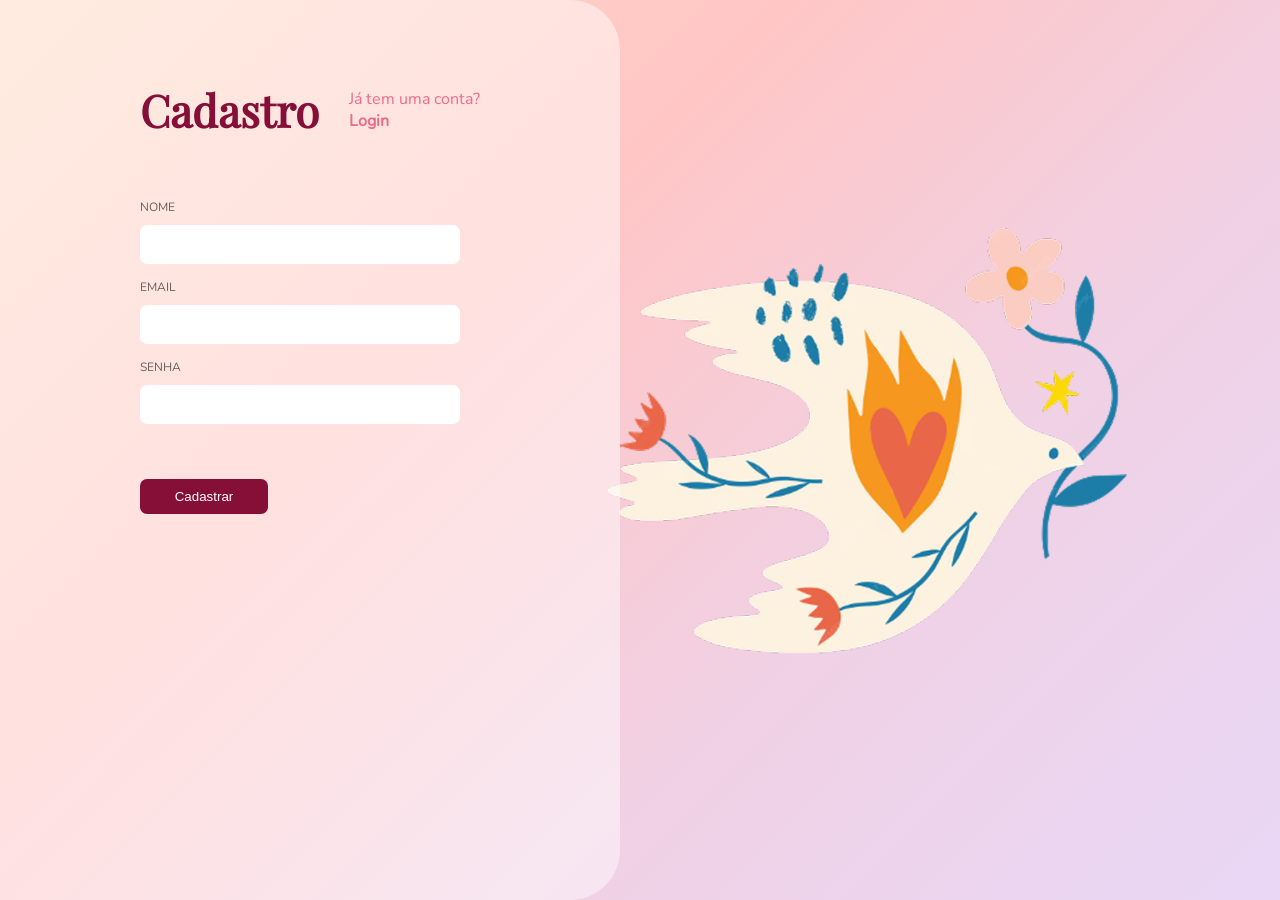
<file: cadastro-agenda.html>
<!doctype html>
<html lang="pt-BR">
  <head>
    <meta charset="UTF-8" />
    <meta name="viewport" content="width=device-width, initial-scale=1.0" />
    <title>Projeto Divas</title>
    <link rel="icon" type="image/png" href="./images/logo.png">
    <link rel="stylesheet" href="./css/cadastro-agenda.css" />
    <link rel="stylesheet" href="./css/styles.css">
  </head>
  <body>
    <div class="conteiner">
      <div class="titulo">
        <h1>Cadastro</h1>
        <span>Já tem uma conta? <a href="./index.html#agenda">Login</a></span>
      </div>

      <!-- esperando backend -->
      <form action="#" id="form-cadastro" method="post">
        <label for="cadastro-nome">NOME</label>
        <input type="text" id="cadastro-nome" name="nome" required/>

        <label for="cadastro-email">EMAIL</label>
        <input type="email" id="cadastro-email" name="email" required/>

        <label for="cadastro-senha">SENHA</label>
        <input type="password" id="cadastro-senha" name="senha" required/>

        <button type="submit">Cadastrar</button>
      </form>
    </div>

    <img src="/images/foto-12.png" alt="" class="passaro">

    <!--Scripts-->
    <!-- api.js deve ser o primeiro: define DivasAPI e Auth -->
    <script src="./js/api.js"></script>
    <script src="./js/cadastro.js"></script>
  </body>
</html>
</file>
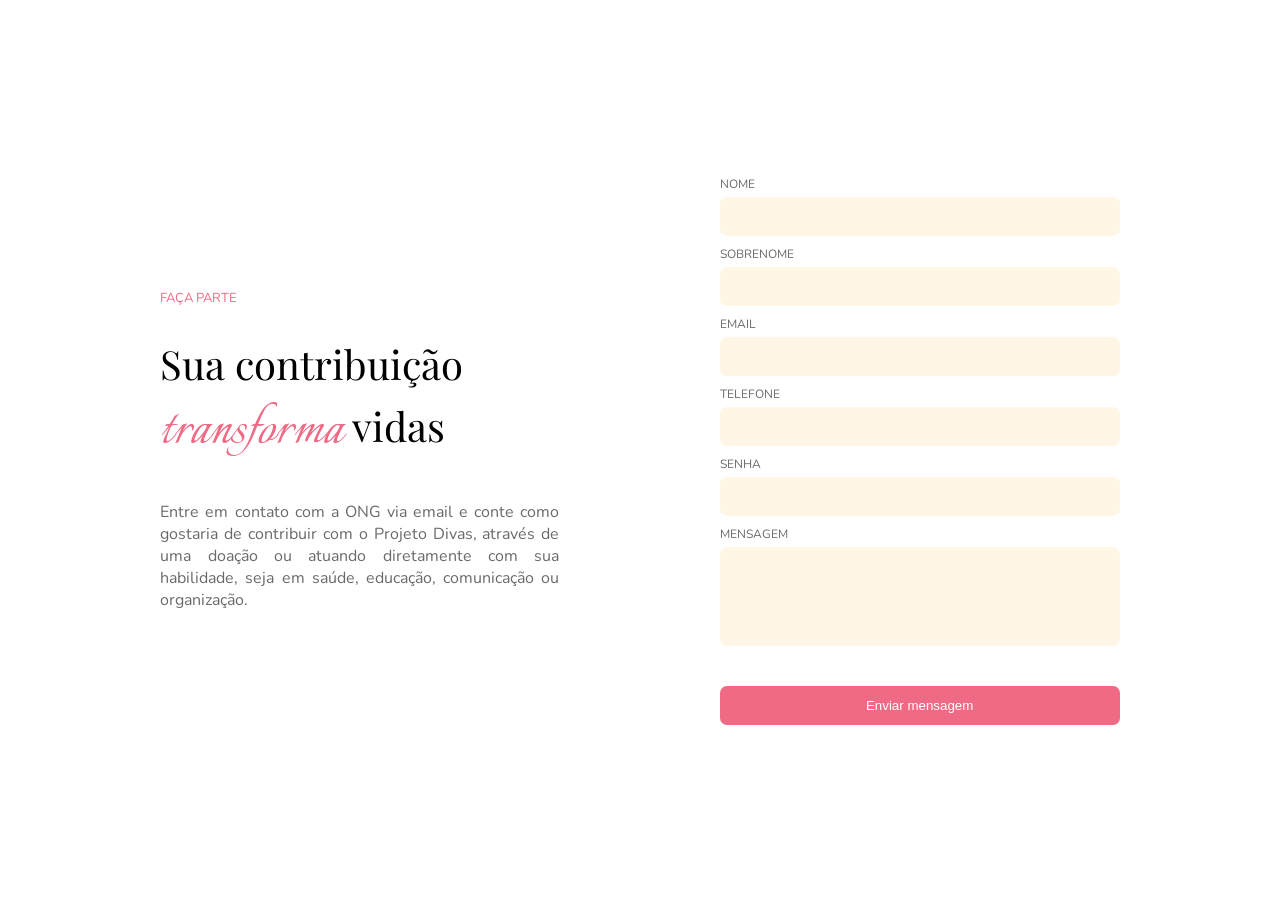
<file: contribuicao.html>
<!doctype html>
<html lang="pt-BR">
  <head>
    <meta charset="UTF-8" />
    <meta name="viewport" content="width=device-width, initial-scale=1.0" />
    <title>Projeto Divas</title>
    <link rel="icon" type="image/png" href="./images/logo.png">
    <link rel="stylesheet" href="/css/contribuicao.css" />
    <link rel="stylesheet" href="./css/styles.css">
  </head>
  <body>
    <div class="content">
      <span>FAÇA PARTE</span>

      <h1>Sua contribuição <br><span>transforma</span> vidas</h1>

      <p>
        Entre em contato com a ONG via email e conte como gostaria de contribuir
        com o Projeto Divas, através de uma doação ou atuando diretamente com
        sua habilidade, seja em saúde, educação, comunicação ou organização.
      </p>
    </div>

    <!-- formulário -->
    <!-- esperando backend -->
    <form action="#" method="post">
      <label for="">NOME</label>
      <input type="text" name="nome" required />

      <label for="">SOBRENOME</label>
      <input type="text" name="sobrenome" required />

      <label for="">EMAIL</label>
      <input type="email" name="email" required />

      <label for="">TELEFONE</label>
      <input type="" name="telefone" required />

      <label for="">SENHA</label>
      <input type="password" name="senha" required />

      <label for="">MENSAGEM</label>
      <textarea name="mensagem" id="" required rows="5"></textarea>

      <button type="submit">Enviar mensagem</button>
    </form>
  </body>
</html>
</file>
<file: css/cadastro-agenda.css>
body {
  background: linear-gradient(
    135deg,
    #ffdbc5 0%,
    #ffc6c5 36%,
    #f0d1e5 67%,
    #e9d7f5 98%
  );
  display: flex;
  align-items: center;
}


/* =========================================
   2. CONTEINER DO CADASTRO
   ========================================= */

   .conteiner{
      display: flex;
      flex-direction: column;
      align-items: flex-start;
      justify-content: flex-start;
      padding: 80px 140px;
      background-color: rgba(255, 255, 255, 0.46);
      border-top-right-radius: 50px ;
      border-bottom-right-radius: 50px ;

      min-height: 100vh;
      width: 620px;
      
   }

   .titulo{
      display: flex;
      align-items: center;
      margin-bottom: 60px;
      
      gap: 30px;
      h1{
        font-family:"PlayfairDisplay";
        color: #860F37;
        font-size: 44px;

      }
   }

   span{
    color: #EF6A85;

    a{
      text-decoration: none;
      color: #EF6A85;
      font-weight: 600;

      &:hover{
        color: black;
      }
    }
   }

   form{
    display: flex;
    flex-direction: column;

    label{
      color: rgba(0, 0, 0, 0.59);
      font-size: 12px;
      margin-bottom: 10px;
    }
  }

input {
        border: none;
        border-radius: 7px;
        padding: 12px 9px;
        background: #fff;
        width: 320px;

        &:hover { border: 1px solid #EF6A85; }
        margin-bottom: 15px;
        
    }

  button {
        border: none;
        background: #860F37;
        padding: 10px;
        margin-top: 40px;
        border-radius: 7px;
        color: #fff;
        width: 40%;
        cursor: pointer;

         &.active, &:hover { 
            background-color: #EF6A85;
            color: #ffdbc5;
          }
    }
/* =========================================
   3. IMAGEM
   ========================================= */

   .passaro{
    width: 538px;
    height: 470px;
    position: absolute;
    z-index: -1;
    right: 11%;
   }
</file>
<file: css/styles.css>
/* =========================================
1. CONFIGURAÇÕES GERAIS E FONTES
========================================= */

@font-face {
font-family: "Nunito";
src: url("../fonts/Nunito-Regular.ttf");
}

@font-face {
font-family: "Nunito-Medium";
src: url("../fonts/Nunito-Medium.ttf");
}

@font-face {
font-family: "PlayfairDisplay";
src: url("../fonts/PlayfairDisplay-Regular.ttf");
}

@font-face {
font-family: "PlayfairDisplay - Medium";
src: url("../fonts/PlayfairDisplay-Medium.ttf");
}

@font-face {
font-family: "Italianno";
src: url("../fonts/Italianno-Regular.ttf");
}

@font-face {
font-family: "Poppins";
src: url("../fonts/Poppins-Medium.ttf");
}

* {
margin: 0;
padding: 0;
box-sizing: border-box;
}

body{
font-family: "Nunito", sans-serif;
}

/* Scrollbar personalizada */
::-webkit-scrollbar {
width: 8px; /* Largura da barra */
}

/* Esconde o fundo/trilho da barra */
::-webkit-scrollbar-track {
background: transparent !important;
border: none !important;
}

/* Estiliza a barrinha (Thumb) */
::-webkit-scrollbar-thumb {
background-color: rgb(204, 204, 204); 
border-radius: 20px;
border: 2px solid transparent;
background-clip: content-box;
}

/* Efeito ao passar o mouse */
::-webkit-scrollbar-thumb:hover {
background-color: #ef6a85; /* Rosa sólido */
}

/* Esconde as setinhas */
::-webkit-scrollbar-button {
display: none;
height: 0;
width: 0;
}

html {
    scroll-behavior: smooth; /* Rolagem suave */
}
</file>
<file: css/contribuicao.css>
html,
body {
  height: 100%;
  width: 100%;
}

body {
  display: flex;
  align-items: center;
  justify-content: space-evenly;
}

/* =========================================
   2. TEXTOS
   ========================================= */
.content {
  display: flex;
  flex-direction: column;
  gap: 30px;

  span {
    font-size: 13px;
    color: #ef6a85;
  }

  h1 {
    font-family: "PlayfairDisplay", sans-serif;
    font-weight: 100;
    font-size: 40px;

    span {
      font-family: "Italianno", sans-serif;
      color: #ef6a85;
      font-size: 65px;
    }
  }

  p {
    color: rgba(0, 0, 0, 0.59);
    text-align: justify;
    max-width: 399px;
  }
}

/* =========================================
   3. FORMULÁRIO
   ========================================= */

form {
  display: flex;
  flex-direction: column;

  label {
    color: rgba(0, 0, 0, 0.59);
    font-size: 12px;
    margin-bottom: 5px;
  }
}

input {
  border: none;
  border-radius: 7px;
  background: #fff6e5;
  padding: 12px 15px;
  text-align: left;
  min-width: 400px;

  &:hover {
    border: 1px solid #ef6a85;
  }
  margin-bottom: 10px;
}

textarea {
  border: none;
  border-radius: 7px;
  padding: 12px 15px;
  text-align: left;
  background: #fff6e5;
  min-height: 42px;
  resize: none;

  &:hover {
    border: 1px solid #ef6a85;
  }
}

button {
  border: none;
  background: #ef6a85;
  padding: 12px 88px;
  margin-top: 40px;
  border-radius: 7px;
  color: #fff;
  
  cursor: pointer;

  &.active,
  &:hover {
    background-color: #ffdbc5;
    color: #8c3b52;
  }
}
</file>
